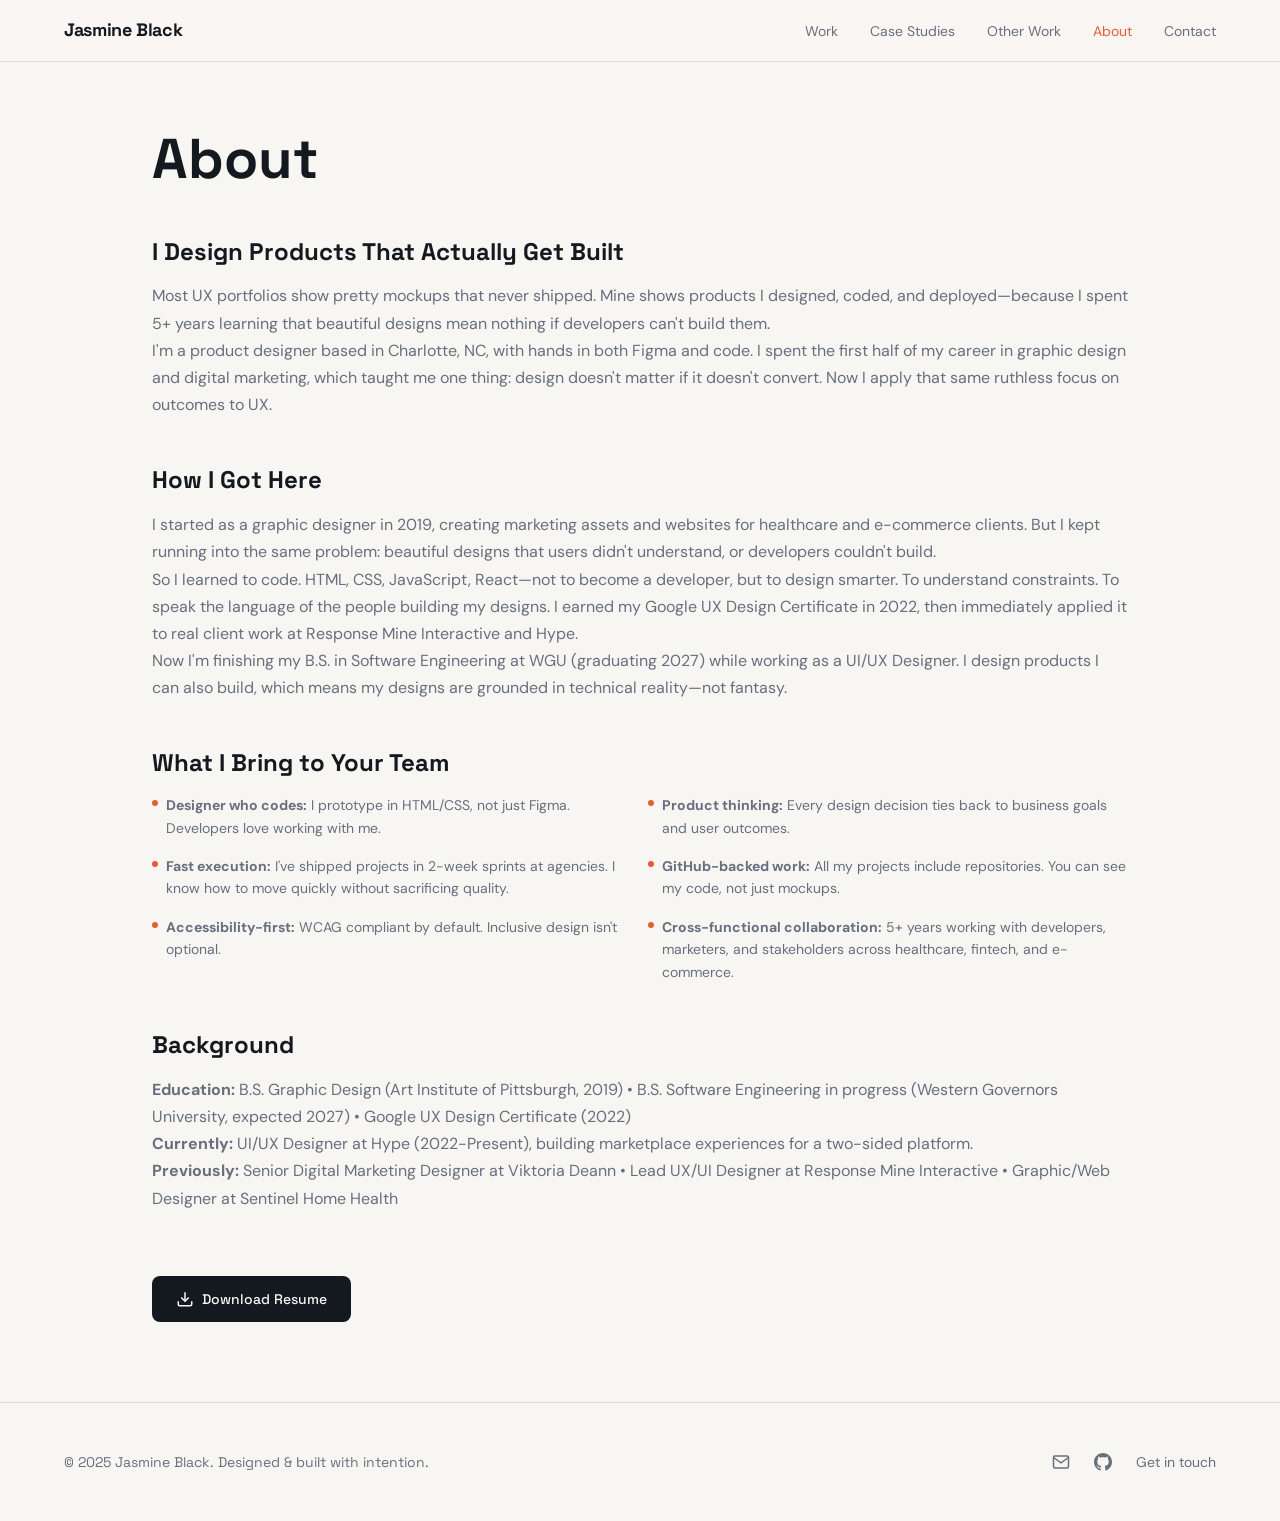
<file: pages/about.html>
<!DOCTYPE html>
<html lang="en">
<head>
  <meta charset="UTF-8">
  <meta name="viewport" content="width=device-width, initial-scale=1.0">
  <meta name="description" content="About Jasmine Black - UX & Product Designer">
  <title>About | Jasmine Black</title>
  
  <link rel="stylesheet" href="../css/styles.css">
  <link rel="stylesheet" href="../css/pages.css">
  <link rel="icon" type="image/png" href="data:image/svg+xml,<svg xmlns='http://www.w3.org/2000/svg' viewBox='0 0 100 100'><text y='0.9em' font-size='90'>💼</text></svg>">
</head>
<body>
  <!-- SVG Icons -->
  <svg style="display: none;">
    <symbol id="icon-menu" viewBox="0 0 24 24" fill="none" stroke="currentColor" stroke-width="2">
      <line x1="3" y1="12" x2="21" y2="12"></line>
      <line x1="3" y1="6" x2="21" y2="6"></line>
      <line x1="3" y1="18" x2="21" y2="18"></line>
    </symbol>
    <symbol id="icon-x" viewBox="0 0 24 24" fill="none" stroke="currentColor" stroke-width="2">
      <line x1="18" y1="6" x2="6" y2="18"></line>
      <line x1="6" y1="6" x2="18" y2="18"></line>
    </symbol>
    <symbol id="icon-download" viewBox="0 0 24 24" fill="none" stroke="currentColor" stroke-width="2">
      <path d="M21 15v4a2 2 0 0 1-2 2H5a2 2 0 0 1-2-2v-4"></path>
      <polyline points="7 10 12 15 17 10"></polyline>
      <line x1="12" y1="15" x2="12" y2="3"></line>
    </symbol>
    <symbol id="icon-mail" viewBox="0 0 24 24" fill="none" stroke="currentColor" stroke-width="2">
      <path d="M4 4h16c1.1 0 2 .9 2 2v12c0 1.1-.9 2-2 2H4c-1.1 0-2-.9-2-2V6c0-1.1.9-2 2-2z"></path>
      <polyline points="22,6 12,13 2,6"></polyline>
    </symbol>
    <symbol id="icon-github" viewBox="0 0 24 24" fill="currentColor">
      <path d="M12 0c-6.626 0-12 5.373-12 12 0 5.302 3.438 9.8 8.207 11.387.599.111.793-.261.793-.577v-2.234c-3.338.726-4.033-1.416-4.033-1.416-.546-1.387-1.333-1.756-1.333-1.756-1.089-.745.083-.729.083-.729 1.205.084 1.839 1.237 1.839 1.237 1.07 1.834 2.807 1.304 3.492.997.107-.775.418-1.305.762-1.604-2.665-.305-5.467-1.334-5.467-5.931 0-1.311.469-2.381 1.236-3.221-.124-.303-.535-1.524.117-3.176 0 0 1.008-.322 3.301 1.23.957-.266 1.983-.399 3.003-.404 1.02.005 2.047.138 3.006.404 2.291-1.552 3.297-1.23 3.297-1.23.653 1.653.242 2.874.118 3.176.77.84 1.235 1.911 1.235 3.221 0 4.609-2.807 5.624-5.479 5.921.43.372.823 1.102.823 2.222v3.293c0 .319.192.694.801.576 4.765-1.589 8.199-6.086 8.199-11.386 0-6.627-5.373-12-12-12z"/>
    </symbol>
  </svg>

  <!-- Navigation -->
  <nav class="navbar">
    <div class="navbar-container">
      <a href="../index.html" class="navbar-logo">Jasmine Black</a>
      
      <ul class="navbar-menu">
        <li><a href="../index.html" class="navbar-link">Work</a></li>
        <li><a href="case-studies.html" class="navbar-link">Case Studies</a></li>
        <li><a href="other-work.html" class="navbar-link">Other Work</a></li>
        <li><a href="about.html" class="navbar-link">About</a></li>
        <li><a href="contact.html" class="navbar-link">Contact</a></li>
      </ul>
      
      <button class="menu-toggle" aria-label="Toggle menu">
        <svg width="24" height="24"><use href="#icon-menu"></use></svg>
      </button>
    </div>
    
    <div class="mobile-menu">
      <ul class="mobile-menu-list">
        <li><a href="../index.html" class="navbar-link">Work</a></li>
        <li><a href="case-studies.html" class="navbar-link">Case Studies</a></li>
        <li><a href="other-work.html" class="navbar-link">Other Work</a></li>
        <li><a href="about.html" class="navbar-link">About</a></li>
        <li><a href="contact.html" class="navbar-link">Contact</a></li>
      </ul>
    </div>
  </nav>

  <!-- Main Content -->
  <main>
    <div class="about-content">
      <h1 class="hero-title">About</h1>
      
      <div class="about-section">
        <h2>I Design Products That Actually Get Built</h2>
        <p>
        Most UX portfolios show pretty mockups that never shipped. Mine shows products I designed, coded, and deployed—because I spent 5+ years learning that beautiful designs mean nothing if developers can't build them.
        </p>
        <p>
I'm a product designer based in Charlotte, NC, with hands in both Figma and code. I spent the first half of my career in graphic design and digital marketing, which taught me one thing: design doesn't matter if it doesn't convert. Now I apply that same ruthless focus on outcomes to UX.
</p>
      </div>
      
      <div class="about-section">
        <h2>How I Got Here</h2>
     <p>
I started as a graphic designer in 2019, creating marketing assets and websites for healthcare and e-commerce clients. But I kept running into the same problem: beautiful designs that users didn't understand, or developers couldn't build.
</p>

<p>
So I learned to code. HTML, CSS, JavaScript, React—not to become a developer, but to design smarter. To understand constraints. To speak the language of the people building my designs. I earned my Google UX Design Certificate in 2022, then immediately applied it to real client work at Response Mine Interactive and Hype.
</p>

<p>
Now I'm finishing my B.S. in Software Engineering at WGU (graduating 2027) while working as a UI/UX Designer. I design products I can also build, which means my designs are grounded in technical reality—not fantasy.
</p>

      </div>
      
      <div class="about-section">
        <h2>What I Bring to Your Team</h2>
        <div class="about-grid">
          <div class="about-item">
            <span class="about-bullet"></span>
            <span><strong>Designer who codes:</strong> I prototype in HTML/CSS, not just Figma. Developers love working with me.</span>
  </div>
          <div class="about-item">
            <span class="about-bullet"></span>
            <span><strong>Product thinking:</strong> Every design decision ties back to business goals and user outcomes.</span>
  </div>
          <div class="about-item">
            <span class="about-bullet"></span>
            <span><strong>Fast execution:</strong> I've shipped projects in 2-week sprints at agencies. I know how to move quickly without sacrificing quality.</span>
  </div>
          <div class="about-item">
            <span class="about-bullet"></span>
            <span><strong>GitHub-backed work:</strong> All my projects include repositories. You can see my code, not just mockups.</span>
  </div>
          <div class="about-item">
            <span class="about-bullet"></span>
            <span><strong>Accessibility-first:</strong> WCAG compliant by default. Inclusive design isn't optional.</span>
  </div>
          <div class="about-item">
            <span class="about-bullet"></span>
            <span><strong>Cross-functional collaboration:</strong> 5+ years working with developers, marketers, and stakeholders across healthcare, fintech, and e-commerce.</span>
  </div>

        </div>
      </div>
      <div class="about-section">
<h2>Background</h2>
<p>
<strong>Education:</strong> B.S. Graphic Design (Art Institute of Pittsburgh, 2019) • B.S. Software Engineering in progress (Western Governors University, expected 2027) • Google UX Design Certificate (2022)
</p>

<p>
<strong>Currently:</strong> UI/UX Designer at Hype (2022-Present), building marketplace experiences for a two-sided platform.
</p>

<p>
<strong>Previously:</strong> Senior Digital Marketing Designer at Viktoria Deann • Lead UX/UI Designer at Response Mine Interactive • Graphic/Web Designer at Sentinel Home Health
</p></div>



      <div class="about-section download-section">
        <a href="../assets/Jasmine_Black_Resume.pdf" download class="btn btn-primary">
          <svg class="icon" width="16" height="16"><use href="#icon-download"></use></svg>
          Download Resume
        </a>
      </div>
    </div>
  </main>

  <!-- Footer -->
  <footer class="footer">
    <div class="footer-content">
      <div class="footer-text">
        © 2025 Jasmine Black. Designed & built with intention.
      </div>
      
      <div class="footer-links">
        <a href="mailto:jazzblackartist@gmail.com" class="footer-icon" aria-label="Email">
          <svg class="icon" width="18" height="18"><use href="#icon-mail"></use></svg>
        </a>
        <a href="https://github.com/jasmineblackdev" target="_blank" rel="noopener noreferrer" class="footer-icon" aria-label="GitHub">
          <svg class="icon" width="18" height="18"><use href="#icon-github"></use></svg>
        </a>
        <a href="contact.html" class="footer-link">Get in touch</a>
      </div>
    </div>
  </footer>

  <script src="../js/main.js"></script>
</body>
</html>
</file>
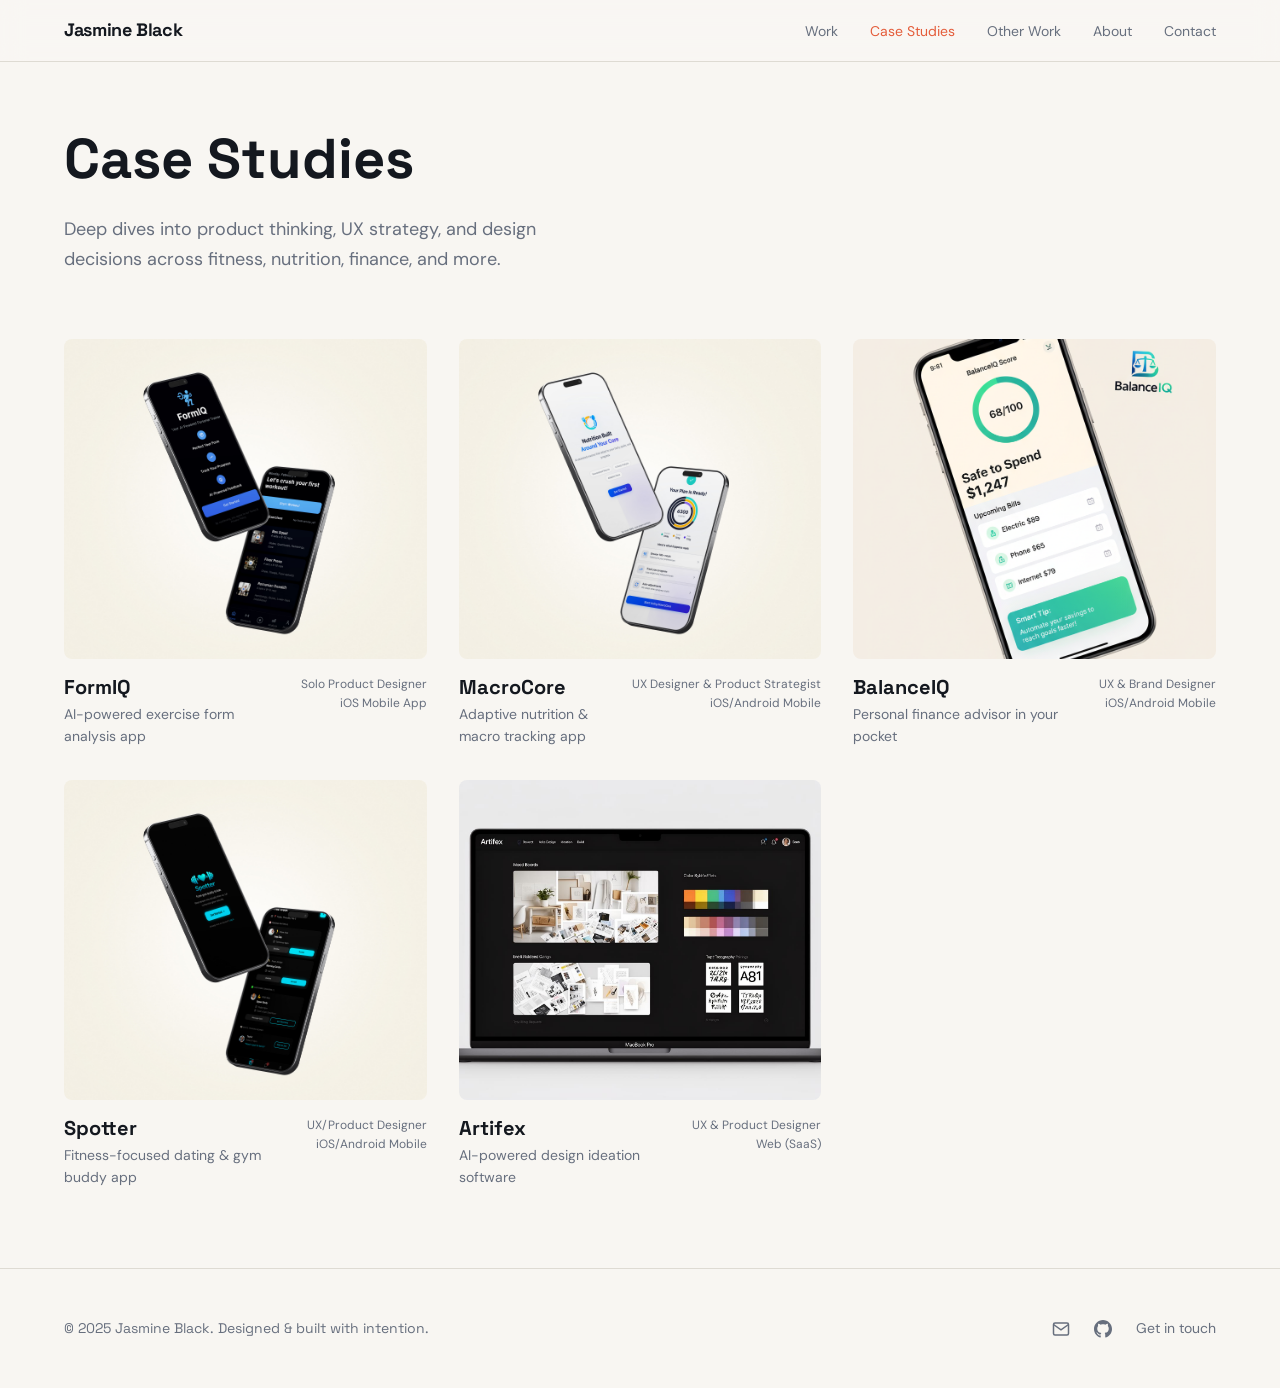
<file: pages/case-studies.html>
<!DOCTYPE html>
<html lang="en">
<head>
  <meta charset="UTF-8">
  <meta name="viewport" content="width=device-width, initial-scale=1.0">
  <meta name="description" content="Case Studies - Deep dives into product thinking, UX strategy, and design decisions.">
  <title>Case Studies | Jasmine Black</title>
  
  <link rel="stylesheet" href="../css/styles.css">
  <link rel="stylesheet" href="../css/pages.css">
  <link rel="icon" type="image/png" href="data:image/svg+xml,<svg xmlns='http://www.w3.org/2000/svg' viewBox='0 0 100 100'><text y='0.9em' font-size='90'>💼</text></svg>">
</head>
<body>
  <!-- SVG Icons -->
  <svg style="display: none;">
    <symbol id="icon-menu" viewBox="0 0 24 24" fill="none" stroke="currentColor" stroke-width="2">
      <line x1="3" y1="12" x2="21" y2="12"></line>
      <line x1="3" y1="6" x2="21" y2="6"></line>
      <line x1="3" y1="18" x2="21" y2="18"></line>
    </symbol>
    <symbol id="icon-x" viewBox="0 0 24 24" fill="none" stroke="currentColor" stroke-width="2">
      <line x1="18" y1="6" x2="6" y2="18"></line>
      <line x1="6" y1="6" x2="18" y2="18"></line>
    </symbol>
    <symbol id="icon-mail" viewBox="0 0 24 24" fill="none" stroke="currentColor" stroke-width="2">
      <path d="M4 4h16c1.1 0 2 .9 2 2v12c0 1.1-.9 2-2 2H4c-1.1 0-2-.9-2-2V6c0-1.1.9-2 2-2z"></path>
      <polyline points="22,6 12,13 2,6"></polyline>
    </symbol>
    <symbol id="icon-github" viewBox="0 0 24 24" fill="currentColor">
      <path d="M12 0c-6.626 0-12 5.373-12 12 0 5.302 3.438 9.8 8.207 11.387.599.111.793-.261.793-.577v-2.234c-3.338.726-4.033-1.416-4.033-1.416-.546-1.387-1.333-1.756-1.333-1.756-1.089-.745.083-.729.083-.729 1.205.084 1.839 1.237 1.839 1.237 1.07 1.834 2.807 1.304 3.492.997.107-.775.418-1.305.762-1.604-2.665-.305-5.467-1.334-5.467-5.931 0-1.311.469-2.381 1.236-3.221-.124-.303-.535-1.524.117-3.176 0 0 1.008-.322 3.301 1.23.957-.266 1.983-.399 3.003-.404 1.02.005 2.047.138 3.006.404 2.291-1.552 3.297-1.23 3.297-1.23.653 1.653.242 2.874.118 3.176.77.84 1.235 1.911 1.235 3.221 0 4.609-2.807 5.624-5.479 5.921.43.372.823 1.102.823 2.222v3.293c0 .319.192.694.801.576 4.765-1.589 8.199-6.086 8.199-11.386 0-6.627-5.373-12-12-12z"/>
    </symbol>
  </svg>

  <!-- Navigation -->
  <nav class="navbar">
    <div class="navbar-container">
      <a href="../index.html" class="navbar-logo">Jasmine Black</a>
      
      <ul class="navbar-menu">
        <li><a href="../index.html" class="navbar-link">Work</a></li>
        <li><a href="case-studies.html" class="navbar-link">Case Studies</a></li>
        <li><a href="other-work.html" class="navbar-link">Other Work</a></li>
        <li><a href="about.html" class="navbar-link">About</a></li>
        <li><a href="contact.html" class="navbar-link">Contact</a></li>
      </ul>
      
      <button class="menu-toggle" aria-label="Toggle menu">
        <svg width="24" height="24"><use href="#icon-menu"></use></svg>
      </button>
    </div>
    
    <div class="mobile-menu">
      <ul class="mobile-menu-list">
        <li><a href="../index.html" class="navbar-link">Work</a></li>
        <li><a href="case-studies.html" class="navbar-link">Case Studies</a></li>
        <li><a href="other-work.html" class="navbar-link">Other Work</a></li>
        <li><a href="about.html" class="navbar-link">About</a></li>
        <li><a href="contact.html" class="navbar-link">Contact</a></li>
      </ul>
    </div>
  </nav>

  <!-- Main Content -->
  <main>
    <div class="container" style="padding-top: 8rem; padding-bottom: 5rem;">
      <div class="hero-content">
        <h1 class="hero-title">Case Studies</h1>
        <p class="hero-description">
          Deep dives into product thinking, UX strategy, and design decisions across fitness, nutrition, finance, and more.
        </p>
      </div>
      
      <div class="card-grid" id="case-studies-grid" style="margin-top: 4rem;">
        <!-- Case studies loaded by JavaScript -->
      </div>
    </div>
  </main>

  <!-- Footer -->
  <footer class="footer">
    <div class="footer-content">
      <div class="footer-text">
        © 2025 Jasmine Black. Designed & built with intention.
      </div>
      
      <div class="footer-links">
        <a href="mailto:jazzblackartist@gmail.com" class="footer-icon" aria-label="Email">
          <svg class="icon" width="18" height="18"><use href="#icon-mail"></use></svg>
        </a>
        <a href="https://github.com/jasmineblackdev" target="_blank" rel="noopener noreferrer" class="footer-icon" aria-label="GitHub">
          <svg class="icon" width="18" height="18"><use href="#icon-github"></use></svg>
        </a>
        <a href="contact.html" class="footer-link">Get in touch</a>
      </div>
    </div>
  </footer>

  <script src="../js/case-studies-data.js"></script>
  <script>
    // Load all case studies
    const grid = document.getElementById('case-studies-grid');
    if (grid && typeof caseStudies !== 'undefined') {
      caseStudies.forEach((cs, index) => {
        const card = document.createElement('div');
        card.className = 'case-study-card';
        card.innerHTML = `
          <a href="case-study.html?slug=${cs.slug}">
            <div class="card-image-wrapper">
              <img src="../${cs.image}" alt="${cs.title}" class="card-image" loading="lazy">
            </div>
            <div class="card-content">
              <div class="card-info">
                <h3>${cs.title}</h3>
                <p>${cs.subtitle}</p>
              </div>
              <div class="card-meta">
                <p>${cs.role}</p>
                <p>${cs.platform}</p>
              </div>
            </div>
          </a>
        `;
        grid.appendChild(card);
      });
    }
  </script>
  <script src="../js/main.js"></script>
</body>
</html>
</file>
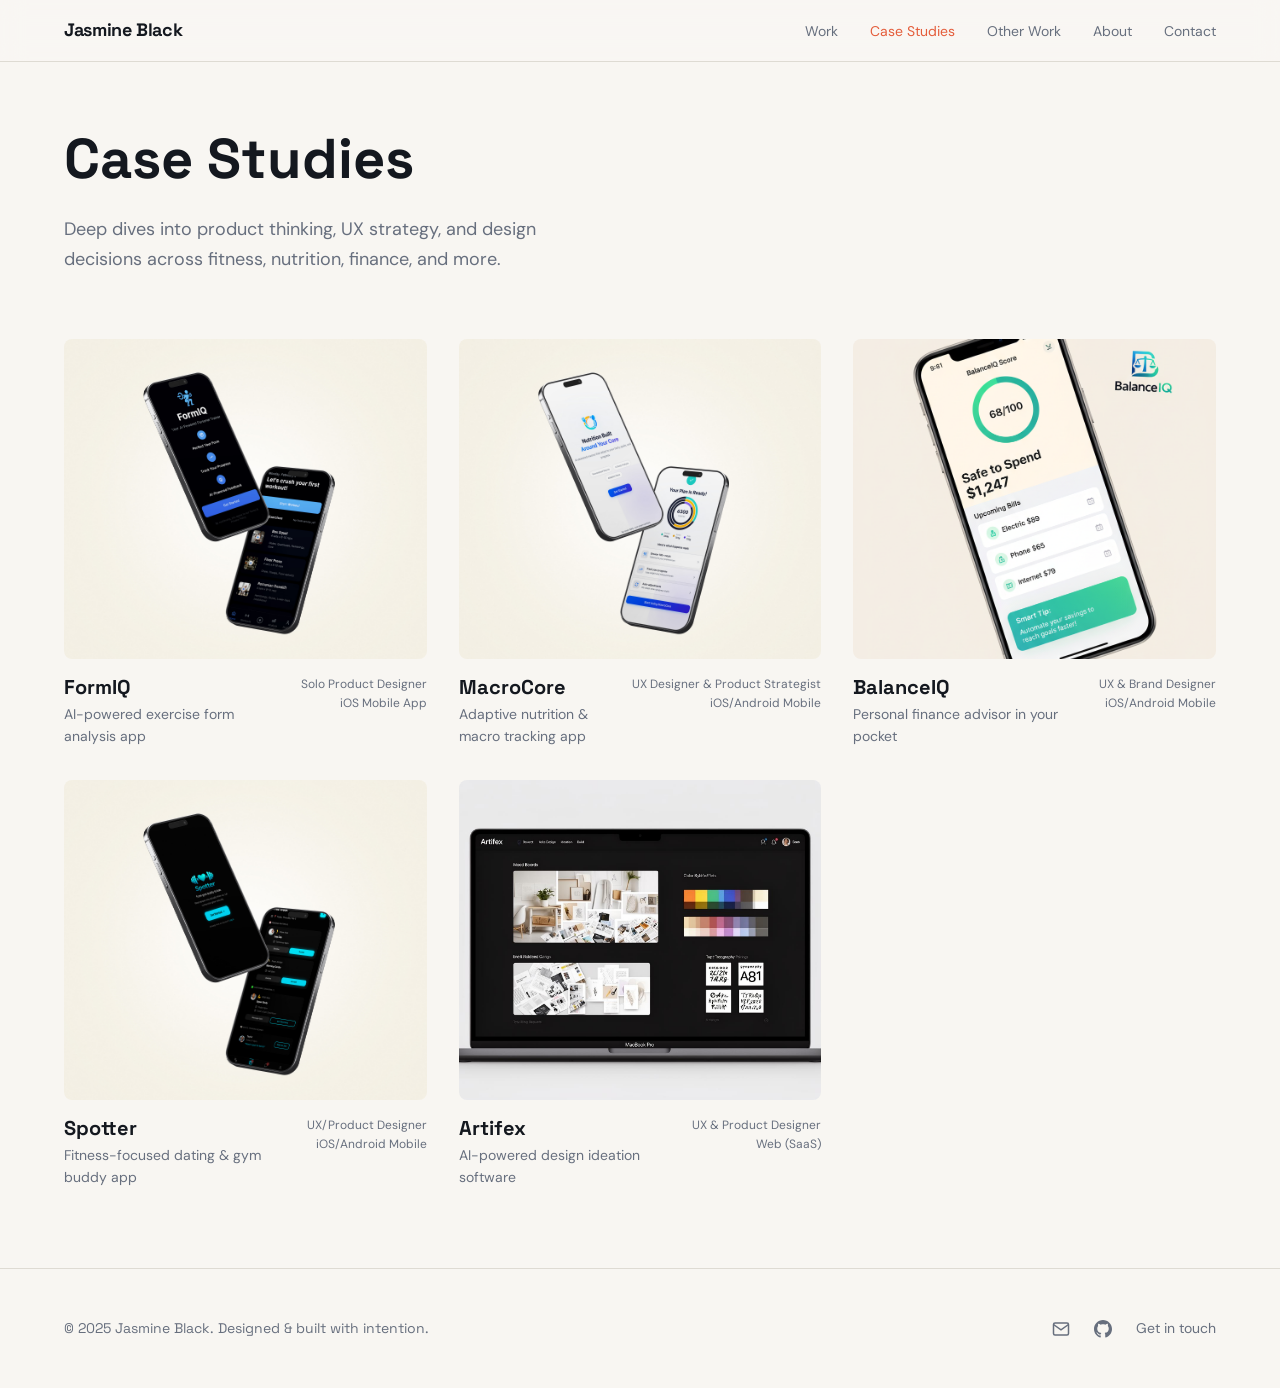
<file: pages/case-study.html>
<!DOCTYPE html>
<html lang="en">
<head>
  <meta charset="UTF-8">
  <meta name="viewport" content="width=device-width, initial-scale=1.0">
  <meta name="description" content="Case Study Details">
  <title id="page-title">Case Study | Jasmine Black</title>
  
  <link rel="stylesheet" href="../css/styles.css">
  <link rel="stylesheet" href="../css/pages.css">
  <link rel="icon" type="image/png" href="data:image/svg+xml,<svg xmlns='http://www.w3.org/2000/svg' viewBox='0 0 100 100'><text y='0.9em' font-size='90'>💼</text></svg>">
  
  <style>
    .portfolio-badge {
      display: inline-block;
      padding: 0.5rem 1rem;
      background-color: hsl(12, 76%, 96%);
      color: var(--accent);
      border-radius: var(--radius);
      font-size: 0.875rem;
      font-weight: 500;
      margin-bottom: 1.5rem;
    }
    
    .case-meta-grid {
      display: grid;
      grid-template-columns: repeat(auto-fit, minmax(200px, 1fr));
      gap: 1rem;
      margin-top: 1.5rem;
      padding: 1.5rem;
      background-color: var(--secondary);
      border-radius: var(--radius);
    }
    
    .meta-item {
      display: flex;
      flex-direction: column;
      gap: 0.25rem;
    }
    
    .meta-label {
      font-size: 0.75rem;
      text-transform: uppercase;
      letter-spacing: 0.05em;
      color: var(--muted-foreground);
      font-weight: 600;
    }
    
    .meta-value {
      font-size: 0.875rem;
      color: var(--foreground);
    }
    
    .highlight-box {
      padding: 1.5rem;
      background-color: var(--card);
      border-left: 4px solid var(--accent);
      border-radius: var(--radius);
      margin: 2rem 0;
    }
    
    .highlight-box strong {
      color: var(--accent);
      display: block;
      margin-bottom: 0.5rem;
    }
    
    .decision-card {
      padding: 1.5rem;
      background-color: var(--card);
      border: 1px solid var(--border);
      border-radius: var(--radius);
      margin-bottom: 1.5rem;
    }
    
    .decision-card h3 {
      font-size: 1.125rem;
      margin-bottom: 1rem;
      color: var(--foreground);
    }
    
    .decision-row {
      display: grid;
      grid-template-columns: 1fr;
      gap: 1rem;
      margin-bottom: 1rem;
    }
    
    @media (min-width: 768px) {
      .decision-row {
        grid-template-columns: 1fr 1fr;
      }
    }
    
    .decision-initial {
      padding: 1rem;
      background-color: hsl(0, 70%, 97%);
      border-radius: var(--radius);
    }
    
    .decision-final {
      padding: 1rem;
      background-color: hsl(120, 60%, 97%);
      border-radius: var(--radius);
    }
    
    .decision-label {
      font-size: 0.75rem;
      font-weight: 600;
      text-transform: uppercase;
      letter-spacing: 0.05em;
      margin-bottom: 0.5rem;
    }
    
    .decision-initial .decision-label {
      color: hsl(0, 70%, 40%);
    }
    
    .decision-final .decision-label {
      color: hsl(120, 60%, 30%);
    }
    
    .decision-reasoning {
      font-size: 0.875rem;
      color: var(--muted-foreground);
      font-style: italic;
      margin-top: 1rem;
    }
  </style>
</head>
<body>
  <!-- SVG Icons -->
  <svg style="display: none;">
    <symbol id="icon-menu" viewBox="0 0 24 24" fill="none" stroke="currentColor" stroke-width="2">
      <line x1="3" y1="12" x2="21" y2="12"></line>
      <line x1="3" y1="6" x2="21" y2="6"></line>
      <line x1="3" y1="18" x2="21" y2="18"></line>
    </symbol>
    <symbol id="icon-x" viewBox="0 0 24 24" fill="none" stroke="currentColor" stroke-width="2">
      <line x1="18" y1="6" x2="6" y2="18"></line>
      <line x1="6" y1="6" x2="18" y2="18"></line>
    </symbol>
    <symbol id="icon-arrow-left" viewBox="0 0 24 24" fill="none" stroke="currentColor" stroke-width="2">
      <line x1="19" y1="12" x2="5" y2="12"></line>
      <polyline points="12 19 5 12 12 5"></polyline>
    </symbol>
    <symbol id="icon-arrow-right" viewBox="0 0 24 24" fill="none" stroke="currentColor" stroke-width="2">
      <line x1="5" y1="12" x2="19" y2="12"></line>
      <polyline points="12 5 19 12 12 19"></polyline>
    </symbol>
    <symbol id="icon-mail" viewBox="0 0 24 24" fill="none" stroke="currentColor" stroke-width="2">
      <path d="M4 4h16c1.1 0 2 .9 2 2v12c0 1.1-.9 2-2 2H4c-1.1 0-2-.9-2-2V6c0-1.1.9-2 2-2z"></path>
      <polyline points="22,6 12,13 2,6"></polyline>
    </symbol>
    <symbol id="icon-github" viewBox="0 0 24 24" fill="currentColor">
      <path d="M12 0c-6.626 0-12 5.373-12 12 0 5.302 3.438 9.8 8.207 11.387.599.111.793-.261.793-.577v-2.234c-3.338.726-4.033-1.416-4.033-1.416-.546-1.387-1.333-1.756-1.333-1.756-1.089-.745.083-.729.083-.729 1.205.084 1.839 1.237 1.839 1.237 1.07 1.834 2.807 1.304 3.492.997.107-.775.418-1.305.762-1.604-2.665-.305-5.467-1.334-5.467-5.931 0-1.311.469-2.381 1.236-3.221-.124-.303-.535-1.524.117-3.176 0 0 1.008-.322 3.301 1.23.957-.266 1.983-.399 3.003-.404 1.02.005 2.047.138 3.006.404 2.291-1.552 3.297-1.23 3.297-1.23.653 1.653.242 2.874.118 3.176.77.84 1.235 1.911 1.235 3.221 0 4.609-2.807 5.624-5.479 5.921.43.372.823 1.102.823 2.222v3.293c0 .319.192.694.801.576 4.765-1.589 8.199-6.086 8.199-11.386 0-6.627-5.373-12-12-12z"/>
    </symbol>
    <symbol id="icon-lightbulb" viewBox="0 0 24 24" fill="none" stroke="currentColor" stroke-width="2">
      <path d="M9 18h6"></path>
      <path d="M10 22h4"></path>
      <path d="M15.09 14c.18-.98.65-1.74 1.41-2.5A4.65 4.65 0 0 0 18 8 6 6 0 0 0 6 8c0 1 .23 2.23 1.5 3.5A4.61 4.61 0 0 1 8.91 14"></path>
    </symbol>
  </svg>

  <!-- Navigation -->
  <nav class="navbar">
    <div class="navbar-container">
      <a href="../index.html" class="navbar-logo">Jasmine Black</a>
      
      <ul class="navbar-menu">
        <li><a href="../index.html" class="navbar-link">Work</a></li>
        <li><a href="case-studies.html" class="navbar-link">Case Studies</a></li>
        <li><a href="other-work.html" class="navbar-link">Other Work</a></li>
        <li><a href="about.html" class="navbar-link">About</a></li>
        <li><a href="contact.html" class="navbar-link">Contact</a></li>
      </ul>
      
      <button class="menu-toggle" aria-label="Toggle menu">
        <svg width="24" height="24"><use href="#icon-menu"></use></svg>
      </button>
    </div>
    
    <div class="mobile-menu">
      <ul class="mobile-menu-list">
        <li><a href="../index.html" class="navbar-link">Work</a></li>
        <li><a href="case-studies.html" class="navbar-link">Case Studies</a></li>
        <li><a href="other-work.html" class="navbar-link">Other Work</a></li>
        <li><a href="about.html" class="navbar-link">About</a></li>
        <li><a href="contact.html" class="navbar-link">Contact</a></li>
      </ul>
    </div>
  </nav>

  <!-- Case Study Header -->
  <section class="case-study-hero">
    <div class="container">
      <a href="case-studies.html" class="back-link">
        <svg class="icon" width="14" height="14"><use href="#icon-arrow-left"></use></svg>
        All Case Studies
      </a>
      
      <div class="case-study-header" id="case-header">
        <!-- Content loaded by JavaScript -->
      </div>
    </div>
  </section>

  <!-- Case Study Image -->
  <div class="case-study-image-container" id="case-image">
    <!-- Image loaded by JavaScript -->
  </div>

  <!-- Case Study Content -->
  <div class="case-study-content" id="case-content">
    <!-- Content loaded by JavaScript -->
  </div>

  <!-- Footer -->
  <footer class="footer">
    <div class="footer-content">
      <div class="footer-text">
        © 2025 Jasmine Black. Designed & built with intention.
      </div>
      
      <div class="footer-links">
        <a href="mailto:jazzblackartist@gmail.com" class="footer-icon" aria-label="Email">
          <svg class="icon" width="18" height="18"><use href="#icon-mail"></use></svg>
        </a>
        <a href="https://github.com/jasmineblackdev" target="_blank" rel="noopener noreferrer" class="footer-icon" aria-label="GitHub">
          <svg class="icon" width="18" height="18"><use href="#icon-github"></use></svg>
        </a>
        <a href="contact.html" class="footer-link">Get in touch</a>
      </div>
    </div>
  </footer>

  <script src="../js/case-studies-data.js"></script>
  <script>
    // Get slug from URL
    const urlParams = new URLSearchParams(window.location.search);
    const slug = urlParams.get('slug');
    
    if (!slug) {
      window.location.href = 'case-studies.html';
    } else {
      const study = getCaseStudyBySlug(slug);
      
      if (!study) {
        window.location.href = 'case-studies.html';
      } else {
        // Update page title
        document.getElementById('page-title').textContent = `${study.title} | Jasmine Black`;
        
        // Render header
        const header = document.getElementById('case-header');
        let headerHTML = '';
        
        if (study.isPortfolioProject) {
          headerHTML += `
            <div class="portfolio-badge">
              <svg style="width: 16px; height: 16px; display: inline-block; vertical-align: middle; margin-right: 4px;" fill="none" stroke="currentColor" stroke-width="2"><use href="#icon-lightbulb"></use></svg>
              Portfolio Project | Built to demonstrate UX process & product thinking
            </div>
          `;
        }
        
        headerHTML += `
          <h1>${study.title}</h1>
          <p class="case-study-tagline">${study.tagline}</p>
          <div class="case-meta-grid">
            <div class="meta-item">
              <span class="meta-label">Role</span>
              <span class="meta-value">${study.role}</span>
            </div>
            <div class="meta-item">
              <span class="meta-label">Platform</span>
              <span class="meta-value">${study.platform}</span>
            </div>
        `;
        
        if (study.timeline) {
          headerHTML += `
            <div class="meta-item">
              <span class="meta-label">Timeline</span>
              <span class="meta-value">${study.timeline}</span>
            </div>
          `;
        }
        
        if (study.tools) {
          headerHTML += `
            <div class="meta-item">
              <span class="meta-label">Tools</span>
              <span class="meta-value">${study.tools}</span>
            </div>
          `;
        }
        
        headerHTML += `</div>`;
        header.innerHTML = headerHTML;
        
        // Render image
        const imageContainer = document.getElementById('case-image');
        imageContainer.innerHTML = `<img src="../${study.image}" alt="${study.title}" loading="lazy">`;
        
        // Render content
        const content = document.getElementById('case-content');
        let contentHTML = '';
        
        // Context (if available)
        if (study.context) {
          contentHTML += `
            <div class="highlight-box">
              <strong>Context & Market Opportunity</strong>
              <p>${study.context}</p>
            </div>
          `;
        }
        
        // Problem
        contentHTML += `
          <div class="content-section">
            <h2>The Problem</h2>
            <p>${study.problem}</p>
          `;
        
        if (study.targetUser) {
          contentHTML += `<p><strong>Target User:</strong> ${study.targetUser}</p>`;
        }
        
        contentHTML += `</div>`;
        
        // User Research (if available)
        if (study.userResearch || study.competitiveAnalysis || study.keyInsight) {
          contentHTML += `<div class="content-section"><h2>Research & Discovery</h2>`;
          
          if (study.competitiveAnalysis) {
            contentHTML += `<p><strong>Competitive Analysis:</strong> ${study.competitiveAnalysis}</p>`;
          }
          
          if (study.userResearch) {
            contentHTML += `<p><strong>User Research Findings:</strong></p><ul class="content-list">`;
            study.userResearch.forEach(item => {
              contentHTML += `<li><span class="list-bullet"></span>${item}</li>`;
            });
            contentHTML += `</ul>`;
          }
          
          if (study.keyInsight) {
            contentHTML += `
              <div class="highlight-box" style="margin-top: 1.5rem;">
                <strong>Key Insight</strong>
                <p>${study.keyInsight}</p>
              </div>
            `;
          }
          
          contentHTML += `</div>`;
        }
        
        // Goal
        contentHTML += `
          <div class="content-section">
            <h2>Project Goal</h2>
            <p>${study.goal}</p>
        `;
        
        if (study.designGoals) {
          contentHTML += `<p><strong>Design Goals:</strong></p><ul class="content-list">`;
          study.designGoals.forEach(item => {
            contentHTML += `<li><span class="list-bullet"></span>${item}</li>`;
          });
          contentHTML += `</ul>`;
        }
        
        if (study.constraints) {
          contentHTML += `<p><strong>Constraints:</strong></p><ul class="content-list">`;
          study.constraints.forEach(item => {
            contentHTML += `<li><span class="list-bullet"></span>${item}</li>`;
          });
          contentHTML += `</ul>`;
        }
        
        contentHTML += `</div>`;
        
        // Solution
        contentHTML += `
          <div class="content-section">
            <h2>The Solution</h2>
            <p>${study.solution}</p>
          </div>
        `;
        
        // UX Process
        contentHTML += `
          <div class="content-section">
            <h2>UX Process</h2>
            <ul class="content-list">
        `;
        
        study.process.forEach(item => {
          contentHTML += `<li><span class="list-bullet"></span>${item}</li>`;
        });
        
        contentHTML += `</ul></div>`;
        
        // Key Design Decisions
        contentHTML += `<div class="content-section"><h2>Key Design Decisions</h2>`;
        
        if (Array.isArray(study.decisions) && study.decisions.length > 0 && typeof study.decisions[0] === 'object') {
          // New format with detailed decisions
          study.decisions.forEach(decision => {
            contentHTML += `
              <div class="decision-card">
                <h3>${decision.title}</h3>
                <div class="decision-row">
                  <div class="decision-initial">
                    <div class="decision-label">❌ Initial Approach</div>
                    <p>${decision.initial}</p>
                  </div>
                  <div class="decision-final">
                    <div class="decision-label">✅ Final Solution</div>
                    <p>${decision.final}</p>
                  </div>
                </div>
                <div class="decision-reasoning">
                  <strong>Why:</strong> ${decision.reasoning}
                </div>
              </div>
            `;
          });
        } else {
          // Old format - simple list
          contentHTML += `<ul class="content-list">`;
          study.decisions.forEach(item => {
            contentHTML += `<li><span class="list-bullet"></span>${item}</li>`;
          });
          contentHTML += `</ul>`;
        }
        
        contentHTML += `</div>`;
        
        // Design System (if available)
        if (study.designSystem) {
          contentHTML += `
            <div class="content-section">
              <h2>Design System</h2>
              <ul class="content-list">
          `;
          study.designSystem.forEach(item => {
            contentHTML += `<li><span class="list-bullet"></span>${item}</li>`;
          });
          contentHTML += `</ul></div>`;
        }
        
        // What I'd Do Differently (if available)
        if (study.whatIdDoDifferently) {
          contentHTML += `
            <div class="content-section">
              <h2>What I'd Do Differently</h2>
              <ul class="content-list">
          `;
          study.whatIdDoDifferently.forEach(item => {
            contentHTML += `<li><span class="list-bullet"></span>${item}</li>`;
          });
          contentHTML += `</ul></div>`;
        }
        
        // Outcome
        contentHTML += `
          <div class="content-section">
            <h2>Outcomes & Impact</h2>
            <p>${study.outcome}</p>
        `;
        
        if (study.portfolioValue) {
          contentHTML += `
            <div class="highlight-box" style="margin-top: 1.5rem;">
              <strong>Portfolio Value</strong>
              <p>${study.portfolioValue}</p>
            </div>
          `;
        }
        
        if (study.learnings) {
          contentHTML += `<p><strong>Key Learning:</strong> ${study.learnings}</p>`;
        }
        
        if (study.deliverables) {
          contentHTML += `<p><strong>Deliverables:</strong></p><ul class="content-list">`;
          study.deliverables.forEach(item => {
            contentHTML += `<li><span class="list-bullet"></span>${item}</li>`;
          });
          contentHTML += `</ul>`;
        }
        
        contentHTML += `</div>`;
        
        // Next case study
        const nextStudy = getNextCaseStudy(slug);
        contentHTML += `
          <div class="next-case-study">
            <a href="case-study.html?slug=${nextStudy.slug}" class="next-case-study-link">
              <div>
                <p class="next-case-label">Next Case Study</p>
                <p class="next-case-title">${nextStudy.title}</p>
              </div>
              <svg class="next-arrow" width="20" height="20"><use href="#icon-arrow-right"></use></svg>
            </a>
          </div>
        `;
        
        content.innerHTML = contentHTML;
      }
    }
  </script>
  <script src="../js/main.js"></script>
</body>
</html>
</file>
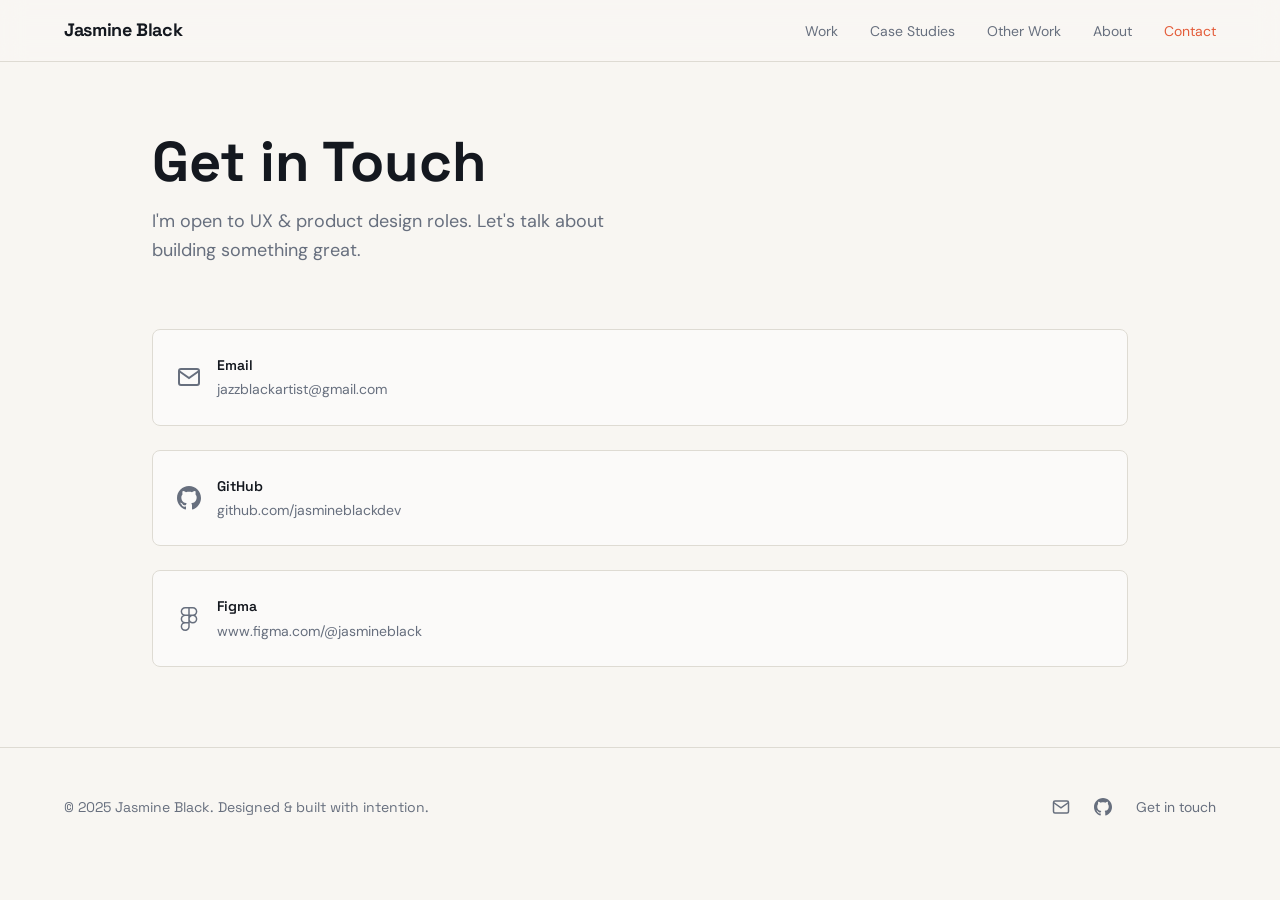
<file: pages/contact.html>
<!DOCTYPE html>
<html lang="en">
<head>
  <meta charset="UTF-8">
  <meta name="viewport" content="width=device-width, initial-scale=1.0">
  <meta name="description" content="Contact Jasmine Black - Get in touch about UX & Product Design roles.">
  <title>Contact | Jasmine Black</title>
  
  <link rel="stylesheet" href="../css/styles.css">
  <link rel="stylesheet" href="../css/pages.css">
  <link rel="icon" type="image/png" href="data:image/svg+xml,<svg xmlns='http://www.w3.org/2000/svg' viewBox='0 0 100 100'><text y='0.9em' font-size='90'>💼</text></svg>">
</head>
<body>
  <!-- SVG Icons -->
  <svg style="display: none;">
    <symbol id="icon-menu" viewBox="0 0 24 24" fill="none" stroke="currentColor" stroke-width="2">
      <line x1="3" y1="12" x2="21" y2="12"></line>
      <line x1="3" y1="6" x2="21" y2="6"></line>
      <line x1="3" y1="18" x2="21" y2="18"></line>
    </symbol>
    <symbol id="icon-x" viewBox="0 0 24 24" fill="none" stroke="currentColor" stroke-width="2">
      <line x1="18" y1="6" x2="6" y2="18"></line>
      <line x1="6" y1="6" x2="18" y2="18"></line>
    </symbol>
    <symbol id="icon-mail" viewBox="0 0 24 24" fill="none" stroke="currentColor" stroke-width="2">
      <path d="M4 4h16c1.1 0 2 .9 2 2v12c0 1.1-.9 2-2 2H4c-1.1 0-2-.9-2-2V6c0-1.1.9-2 2-2z"></path>
      <polyline points="22,6 12,13 2,6"></polyline>
    </symbol>
    <symbol id="icon-github" viewBox="0 0 24 24" fill="currentColor">
      <path d="M12 0c-6.626 0-12 5.373-12 12 0 5.302 3.438 9.8 8.207 11.387.599.111.793-.261.793-.577v-2.234c-3.338.726-4.033-1.416-4.033-1.416-.546-1.387-1.333-1.756-1.333-1.756-1.089-.745.083-.729.083-.729 1.205.084 1.839 1.237 1.839 1.237 1.07 1.834 2.807 1.304 3.492.997.107-.775.418-1.305.762-1.604-2.665-.305-5.467-1.334-5.467-5.931 0-1.311.469-2.381 1.236-3.221-.124-.303-.535-1.524.117-3.176 0 0 1.008-.322 3.301 1.23.957-.266 1.983-.399 3.003-.404 1.02.005 2.047.138 3.006.404 2.291-1.552 3.297-1.23 3.297-1.23.653 1.653.242 2.874.118 3.176.77.84 1.235 1.911 1.235 3.221 0 4.609-2.807 5.624-5.479 5.921.43.372.823 1.102.823 2.222v3.293c0 .319.192.694.801.576 4.765-1.589 8.199-6.086 8.199-11.386 0-6.627-5.373-12-12-12z"/>
    </symbol>
    <symbol id="icon-figma" viewBox="0 0 24 24" fill="currentColor">
      <path d="M15.852 8.981h-4.588V0h4.588c2.476 0 4.49 2.014 4.49 4.49s-2.014 4.491-4.49 4.491zM12.735 7.51h3.117c1.665 0 3.019-1.355 3.019-3.019s-1.355-3.019-3.019-3.019h-3.117V7.51zm0 1.471H8.148c-2.476 0-4.49-2.014-4.49-4.49S5.672 0 8.148 0h4.588v8.981zm-4.587-7.51c-1.665 0-3.019 1.355-3.019 3.019s1.354 3.02 3.019 3.02h3.117V1.471H8.148zm4.587 15.019H8.148c-2.476 0-4.49-2.014-4.49-4.49s2.014-4.49 4.49-4.49h4.588v8.98zM8.148 8.981c-1.665 0-3.019 1.355-3.019 3.019s1.355 3.019 3.019 3.019h3.117V8.981H8.148zM8.172 24c-2.489 0-4.515-2.014-4.515-4.49s2.014-4.49 4.49-4.49h4.588v4.441c0 2.503-2.047 4.539-4.563 4.539zm-.024-7.51a3.023 3.023 0 0 0-3.019 3.019c0 1.665 1.365 3.019 3.044 3.019 1.705 0 3.093-1.376 3.093-3.068v-2.97H8.148zm7.704 0h-.098c-2.476 0-4.49-2.014-4.49-4.49s2.014-4.49 4.49-4.49h.098c2.476 0 4.49 2.014 4.49 4.49s-2.014 4.49-4.49 4.49zm-.097-7.509c-1.665 0-3.019 1.355-3.019 3.019s1.355 3.019 3.019 3.019h.098c1.665 0 3.019-1.355 3.019-3.019s-1.355-3.019-3.019-3.019h-.098z"/>
    </symbol>
  </svg>

  <!-- Navigation -->
  <nav class="navbar">
    <div class="navbar-container">
      <a href="../index.html" class="navbar-logo">Jasmine Black</a>
      
      <ul class="navbar-menu">
        <li><a href="../index.html" class="navbar-link">Work</a></li>
        <li><a href="case-studies.html" class="navbar-link">Case Studies</a></li>
        <li><a href="other-work.html" class="navbar-link">Other Work</a></li>
        <li><a href="about.html" class="navbar-link">About</a></li>
        <li><a href="contact.html" class="navbar-link">Contact</a></li>
      </ul>
      
      <button class="menu-toggle" aria-label="Toggle menu">
        <svg width="24" height="24"><use href="#icon-menu"></use></svg>
      </button>
    </div>
    
    <div class="mobile-menu">
      <ul class="mobile-menu-list">
        <li><a href="../index.html" class="navbar-link">Work</a></li>
        <li><a href="case-studies.html" class="navbar-link">Case Studies</a></li>
        <li><a href="other-work.html" class="navbar-link">Other Work</a></li>
        <li><a href="about.html" class="navbar-link">About</a></li>
        <li><a href="contact.html" class="navbar-link">Contact</a></li>
      </ul>
    </div>
  </nav>

  <!-- Main Content -->
  <main>
    <div class="contact-content">
      <div class="contact-intro">
        <h1>Get in Touch</h1>
        <p>
          I'm open to UX & product design roles. Let's talk about building something great.
        </p>
      </div>
      
      <div class="contact-list">
        <a href="mailto:jazzblackartist@gmail.com.com" class="contact-item">
          <svg class="contact-icon" width="24" height="24"><use href="#icon-mail"></use></svg>
          <div class="contact-info">
            <p class="contact-label">Email</p>
            <p class="contact-value">jazzblackartist@gmail.com</p>
          </div>
        </a>
        
        <a href="https://github.com/jasmineblackdev" target="_blank" rel="noopener noreferrer" class="contact-item">
          <svg class="contact-icon" width="24" height="24"><use href="#icon-github"></use></svg>
          <div class="contact-info">
            <p class="contact-label">GitHub</p>
            <p class="contact-value">github.com/jasmineblackdev</p>
          </div>
        </a>
        
        <a href="https://figma.com/@jasmineblack" target="_blank" rel="noopener noreferrer" class="contact-item">
          <svg class="contact-icon" width="24" height="24"><use href="#icon-figma"></use></svg>
          <div class="contact-info">
            <p class="contact-label">Figma</p>
            <p class="contact-value">www.figma.com/@jasmineblack</p>
          </div>
        </a>
      </div>
    </div>
  </main>

  <!-- Footer -->
  <footer class="footer">
    <div class="footer-content">
      <div class="footer-text">
        © 2025 Jasmine Black. Designed & built with intention.
      </div>
      
      <div class="footer-links">
        <a href="mailto:jazzblackartist@gmail.com" class="footer-icon" aria-label="Email">
          <svg class="icon" width="18" height="18"><use href="#icon-mail"></use></svg>
        </a>
        <a href="https://github.com/jasmineblackdev" target="_blank" rel="noopener noreferrer" class="footer-icon" aria-label="GitHub">
          <svg class="icon" width="18" height="18"><use href="#icon-github"></use></svg>
        </a>
        <a href="contact.html" class="footer-link">Get in touch</a>
      </div>
    </div>
  </footer>

  <script src="../js/main.js"></script>
</body>
</html>
</file>
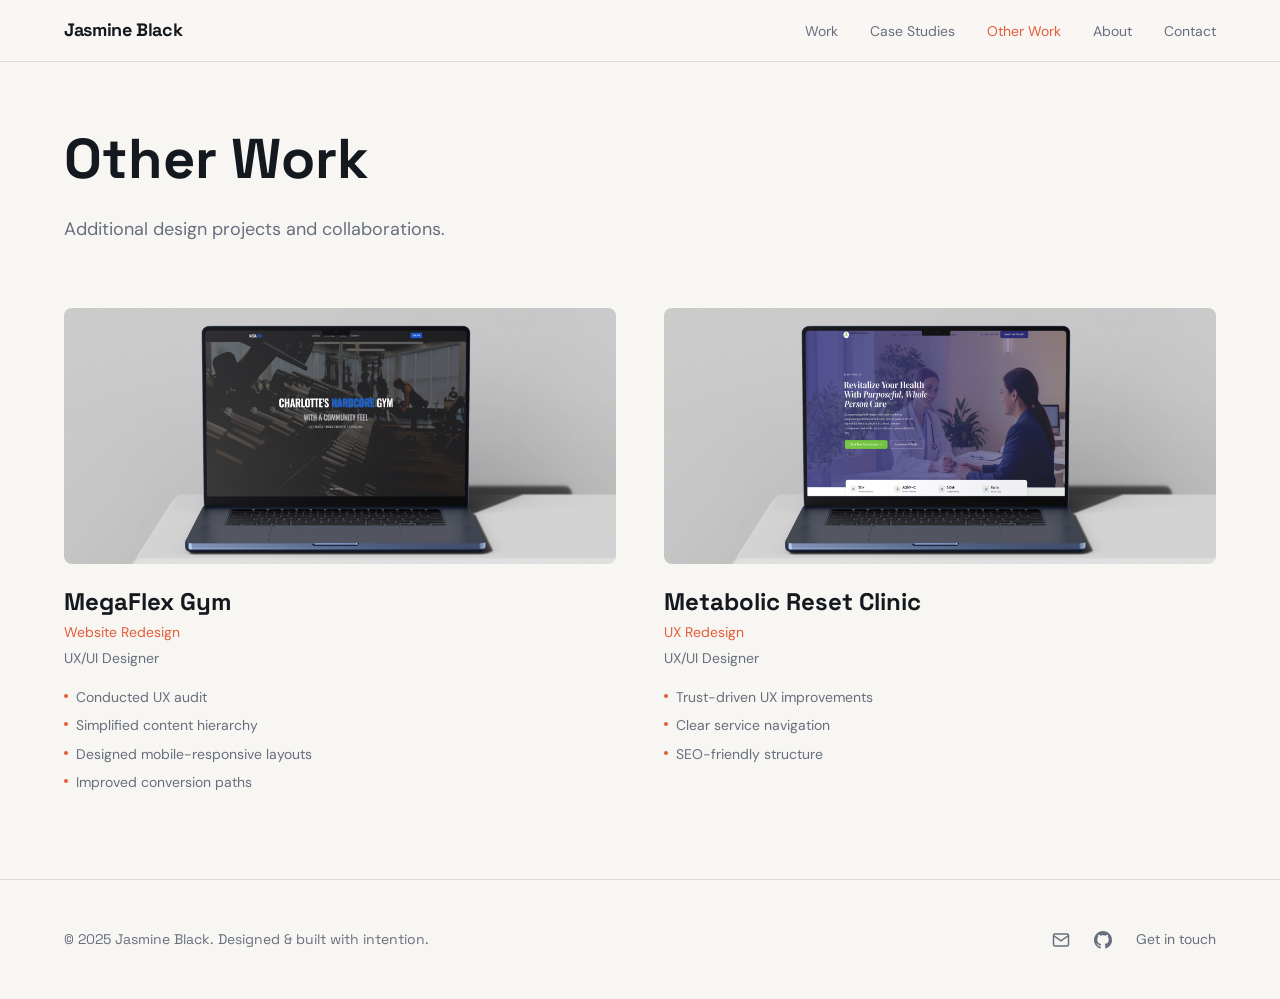
<file: pages/other-work.html>
<!DOCTYPE html>
<html lang="en">
<head>
  <meta charset="UTF-8">
  <meta name="viewport" content="width=device-width, initial-scale=1.0">
  <meta name="description" content="Other Work - Additional design projects and collaborations.">
  <title>Other Work | Jasmine Black</title>
  
  <link rel="stylesheet" href="../css/styles.css">
  <link rel="stylesheet" href="../css/pages.css">
  <link rel="icon" type="image/png" href="data:image/svg+xml,<svg xmlns='http://www.w3.org/2000/svg' viewBox='0 0 100 100'><text y='0.9em' font-size='90'>💼</text></svg>">
</head>
<body>
  <!-- SVG Icons -->
  <svg style="display: none;">
    <symbol id="icon-menu" viewBox="0 0 24 24" fill="none" stroke="currentColor" stroke-width="2">
      <line x1="3" y1="12" x2="21" y2="12"></line>
      <line x1="3" y1="6" x2="21" y2="6"></line>
      <line x1="3" y1="18" x2="21" y2="18"></line>
    </symbol>
    <symbol id="icon-x" viewBox="0 0 24 24" fill="none" stroke="currentColor" stroke-width="2">
      <line x1="18" y1="6" x2="6" y2="18"></line>
      <line x1="6" y1="6" x2="18" y2="18"></line>
    </symbol>
    <symbol id="icon-mail" viewBox="0 0 24 24" fill="none" stroke="currentColor" stroke-width="2">
      <path d="M4 4h16c1.1 0 2 .9 2 2v12c0 1.1-.9 2-2 2H4c-1.1 0-2-.9-2-2V6c0-1.1.9-2 2-2z"></path>
      <polyline points="22,6 12,13 2,6"></polyline>
    </symbol>
    <symbol id="icon-github" viewBox="0 0 24 24" fill="currentColor">
      <path d="M12 0c-6.626 0-12 5.373-12 12 0 5.302 3.438 9.8 8.207 11.387.599.111.793-.261.793-.577v-2.234c-3.338.726-4.033-1.416-4.033-1.416-.546-1.387-1.333-1.756-1.333-1.756-1.089-.745.083-.729.083-.729 1.205.084 1.839 1.237 1.839 1.237 1.07 1.834 2.807 1.304 3.492.997.107-.775.418-1.305.762-1.604-2.665-.305-5.467-1.334-5.467-5.931 0-1.311.469-2.381 1.236-3.221-.124-.303-.535-1.524.117-3.176 0 0 1.008-.322 3.301 1.23.957-.266 1.983-.399 3.003-.404 1.02.005 2.047.138 3.006.404 2.291-1.552 3.297-1.23 3.297-1.23.653 1.653.242 2.874.118 3.176.77.84 1.235 1.911 1.235 3.221 0 4.609-2.807 5.624-5.479 5.921.43.372.823 1.102.823 2.222v3.293c0 .319.192.694.801.576 4.765-1.589 8.199-6.086 8.199-11.386 0-6.627-5.373-12-12-12z"/>
    </symbol>
  </svg>

  <!-- Navigation -->
  <nav class="navbar">
    <div class="navbar-container">
      <a href="../index.html" class="navbar-logo">Jasmine Black</a>
      
      <ul class="navbar-menu">
        <li><a href="../index.html" class="navbar-link">Work</a></li>
        <li><a href="case-studies.html" class="navbar-link">Case Studies</a></li>
        <li><a href="other-work.html" class="navbar-link">Other Work</a></li>
        <li><a href="about.html" class="navbar-link">About</a></li>
        <li><a href="contact.html" class="navbar-link">Contact</a></li>
      </ul>
      
      <button class="menu-toggle" aria-label="Toggle menu">
        <svg width="24" height="24"><use href="#icon-menu"></use></svg>
      </button>
    </div>
    
    <div class="mobile-menu">
      <ul class="mobile-menu-list">
        <li><a href="../index.html" class="navbar-link">Work</a></li>
        <li><a href="case-studies.html" class="navbar-link">Case Studies</a></li>
        <li><a href="other-work.html" class="navbar-link">Other Work</a></li>
        <li><a href="about.html" class="navbar-link">About</a></li>
        <li><a href="contact.html" class="navbar-link">Contact</a></li>
      </ul>
    </div>
  </nav>

  <!-- Main Content -->
  <main>
    <div class="container" style="padding-top: 8rem; padding-bottom: 5rem;">
      <div class="hero-content">
        <h1 class="hero-title">Other Work</h1>
        <p class="hero-description">Additional design projects and collaborations.</p>
      </div>
      
      <div class="other-work-grid">
        <!-- MegaFlex Gym -->
        <div class="work-item">
          <div class="work-item-image">
            <img src="../assets/images/megaflex-mockup.jpg" alt="MegaFlex Gym Website" loading="lazy">
          </div>
          <h2>MegaFlex Gym</h2>
          <p class="work-subtitle">Website Redesign</p>
          <p class="work-role">UX/UI Designer</p>
          <ul class="work-points">
            <li><span class="work-bullet"></span>Conducted UX audit</li>
            <li><span class="work-bullet"></span>Simplified content hierarchy</li>
            <li><span class="work-bullet"></span>Designed mobile-responsive layouts</li>
            <li><span class="work-bullet"></span>Improved conversion paths</li>
          </ul>
        </div>
        
        <!-- Metabolic Reset Clinic -->
        <div class="work-item">
          <div class="work-item-image">
            <img src="../assets/images/metabolic-mockup.jpg" alt="Metabolic Reset Clinic Website" loading="lazy">
          </div>
          <h2>Metabolic Reset Clinic</h2>
          <p class="work-subtitle">UX Redesign</p>
          <p class="work-role">UX/UI Designer</p>
          <ul class="work-points">
            <li><span class="work-bullet"></span>Trust-driven UX improvements</li>
            <li><span class="work-bullet"></span>Clear service navigation</li>
            <li><span class="work-bullet"></span>SEO-friendly structure</li>
          </ul>
        </div>
      </div>
    </div>
  </main>

  <!-- Footer -->
  <footer class="footer">
    <div class="footer-content">
      <div class="footer-text">
        © 2025 Jasmine Black. Designed & built with intention.
      </div>
      
      <div class="footer-links">
        <a href="mailto:jazzblackartist@gmail.com" class="footer-icon" aria-label="Email">
          <svg class="icon" width="18" height="18"><use href="#icon-mail"></use></svg>
        </a>
        <a href="https://github.com/jasmineblackdev" target="_blank" rel="noopener noreferrer" class="footer-icon" aria-label="GitHub">
          <svg class="icon" width="18" height="18"><use href="#icon-github"></use></svg>
        </a>
        <a href="contact.html" class="footer-link">Get in touch</a>
      </div>
    </div>
  </footer>

  <script src="../js/main.js"></script>
</body>
</html>
</file>
<file: css/styles.css>
/* =================================
   PORTFOLIO - JASMINE BLACK
   Design System & Global Styles
   ================================= */

/* Font Imports */
@import url('https://fonts.googleapis.com/css2?family=Space+Grotesk:wght@300;400;500;600;700&family=DM+Sans:ital,wght@0,300;0,400;0,500;0,600;1,400&display=swap');

/* CSS Custom Properties (Design Tokens) */
:root {
  /* Colors - Light Mode */
  --background: hsl(40, 30%, 96%);
  --foreground: hsl(220, 20%, 10%);
  --card: hsl(40, 20%, 98%);
  --card-foreground: hsl(220, 20%, 10%);
  --primary: hsl(220, 20%, 10%);
  --primary-foreground: hsl(40, 30%, 96%);
  --secondary: hsl(40, 15%, 90%);
  --secondary-foreground: hsl(220, 20%, 10%);
  --muted: hsl(40, 10%, 92%);
  --muted-foreground: hsl(220, 10%, 45%);
  --accent: hsl(12, 76%, 56%);
  --accent-foreground: hsl(0, 0%, 100%);
  --border: hsl(40, 15%, 85%);
  
  /* Typography */
  --font-display: 'Space Grotesk', sans-serif;
  --font-body: 'DM Sans', sans-serif;
  
  /* Spacing */
  --radius: 0.5rem;
  
  /* Transitions */
  --transition: all 0.3s ease;
}

/* Dark Mode Support */
@media (prefers-color-scheme: dark) {
  :root {
    --background: hsl(220, 20%, 7%);
    --foreground: hsl(40, 20%, 92%);
    --card: hsl(220, 18%, 10%);
    --card-foreground: hsl(40, 20%, 92%);
    --primary: hsl(40, 20%, 92%);
    --primary-foreground: hsl(220, 20%, 7%);
    --secondary: hsl(220, 15%, 15%);
    --secondary-foreground: hsl(40, 20%, 92%);
    --muted: hsl(220, 12%, 18%);
    --muted-foreground: hsl(220, 10%, 55%);
    --accent: hsl(12, 76%, 56%);
    --accent-foreground: hsl(0, 0%, 100%);
    --border: hsl(220, 12%, 18%);
  }
}

/* Reset & Base Styles */
* {
  margin: 0;
  padding: 0;
  box-sizing: border-box;
}

html {
  scroll-behavior: smooth;
}

body {
  font-family: var(--font-body);
  background-color: var(--background);
  color: var(--foreground);
  line-height: 1.6;
  -webkit-font-smoothing: antialiased;
  -moz-osx-font-smoothing: grayscale;
}

h1, h2, h3, h4, h5, h6 {
  font-family: var(--font-display);
  font-weight: 700;
  line-height: 1.2;
}

a {
  color: inherit;
  text-decoration: none;
  transition: var(--transition);
}

img {
  max-width: 100%;
  height: auto;
  display: block;
}

/* Typography Scale */
.text-xl { font-size: 1.25rem; }
.text-lg { font-size: 1.125rem; }
.text-base { font-size: 1rem; }
.text-sm { font-size: 0.875rem; }
.text-xs { font-size: 0.75rem; }

/* Utility Classes */
.container {
  max-width: 1200px;
  margin: 0 auto;
  padding: 0 1.5rem;
}

.section {
  padding: 6rem 0;
}

.section-alt {
  background-color: var(--secondary);
  opacity: 0.5;
}

/* Animations */
@keyframes fadeUp {
  from {
    opacity: 0;
    transform: translateY(30px);
  }
  to {
    opacity: 1;
    transform: translateY(0);
  }
}

@keyframes fadeIn {
  from {
    opacity: 0;
  }
  to {
    opacity: 1;
  }
}

.fade-up {
  animation: fadeUp 0.6s ease-out forwards;
}

.fade-in {
  animation: fadeIn 0.5s ease-out forwards;
}

/* Navigation */
.navbar {
  position: fixed;
  top: 0;
  left: 0;
  right: 0;
  z-index: 1000;
  background-color: rgba(249, 247, 243, 0.8);
  backdrop-filter: blur(12px);
  -webkit-backdrop-filter: blur(12px);
  border-bottom: 1px solid var(--border);
  transition: var(--transition);
}

@media (prefers-color-scheme: dark) {
  .navbar {
    background-color: rgba(18, 21, 27, 0.8);
  }
}

.navbar-container {
  max-width: 1200px;
  margin: 0 auto;
  padding: 1rem 1.5rem;
  display: flex;
  justify-content: space-between;
  align-items: center;
}

.navbar-logo {
  font-family: var(--font-display);
  font-size: 1.125rem;
  font-weight: 700;
  letter-spacing: -0.02em;
  color: var(--foreground);
}

.navbar-menu {
  display: flex;
  gap: 2rem;
  list-style: none;
}

.navbar-link {
  font-size: 0.875rem;
  font-family: var(--font-body);
  color: var(--muted-foreground);
  transition: color 0.2s ease;
}

.navbar-link:hover,
.navbar-link.active {
  color: var(--accent);
}

/* Mobile Menu Toggle */
.menu-toggle {
  display: none;
  background: none;
  border: none;
  color: var(--foreground);
  font-size: 1.5rem;
  cursor: pointer;
}

.mobile-menu {
  display: none;
  position: fixed;
  top: 65px;
  left: 0;
  right: 0;
  background-color: var(--background);
  border-bottom: 1px solid var(--border);
  padding: 1.5rem;
  z-index: 999;
}

.mobile-menu.active {
  display: block;
}

.mobile-menu-list {
  list-style: none;
  display: flex;
  flex-direction: column;
  gap: 1rem;
}

@media (max-width: 768px) {
  .navbar-menu {
    display: none;
  }
  
  .menu-toggle {
    display: block;
  }
}

/* Buttons */
.btn {
  display: inline-flex;
  align-items: center;
  gap: 0.5rem;
  padding: 0.75rem 1.5rem;
  font-family: var(--font-display);
  font-size: 0.875rem;
  font-weight: 500;
  border-radius: var(--radius);
  transition: var(--transition);
  cursor: pointer;
  border: none;
  text-decoration: none;
}

.btn-primary {
  background-color: var(--primary);
  color: var(--primary-foreground);
}

.btn-primary:hover {
  opacity: 0.9;
}

.btn-outline {
  background-color: transparent;
  color: var(--foreground);
  border: 1px solid var(--border);
}

.btn-outline:hover {
  background-color: var(--secondary);
}

/* Hero Section */
.hero {
  min-height: 90vh;
  display: flex;
  align-items: center;
  padding-top: 5rem;
}

.hero-grid {
  display: grid;
  grid-template-columns: 1fr;
  gap: 3rem;
  align-items: center;
}

@media (min-width: 768px) {
  .hero-grid {
    grid-template-columns: 1fr 1fr;
  }
}

.hero-content {
  animation: fadeUp 0.7s ease-out;
}

.hero-badge {
  font-size: 0.875rem;
  font-family: var(--font-body);
  color: var(--accent);
  font-weight: 500;
  text-transform: uppercase;
  letter-spacing: 0.05em;
  margin-bottom: 1rem;
}

.hero-title {
  font-size: clamp(2rem, 5vw, 3.5rem);
  line-height: 1.1;
  margin-bottom: 1.5rem;
  text-wrap: balance;
}

.hero-description {
  font-size: 1.125rem;
  color: var(--muted-foreground);
  line-height: 1.7;
  max-width: 32rem;
  margin-bottom: 2rem;
}

.hero-actions {
  display: flex;
  flex-wrap: wrap;
  gap: 1rem;
}

.hero-image {
  animation: fadeIn 0.8s ease-out 0.2s both;
}

.hero-image img {
  width: 100%;
  border-radius: var(--radius);
}

/* Card Grid */
.card-grid {
  display: grid;
  grid-template-columns: 1fr;
  gap: 2rem;
}

@media (min-width: 768px) {
  .card-grid {
    grid-template-columns: repeat(2, 1fr);
  }
}

@media (min-width: 1024px) {
  .card-grid {
    grid-template-columns: repeat(3, 1fr);
  }
}

/* Case Study Card */
.case-study-card {
  opacity: 0;
  animation: fadeUp 0.6s ease-out forwards;
  cursor: pointer;
}

.case-study-card:nth-child(1) { animation-delay: 0s; }
.case-study-card:nth-child(2) { animation-delay: 0.15s; }
.case-study-card:nth-child(3) { animation-delay: 0.3s; }

.card-image-wrapper {
  overflow: hidden;
  border-radius: var(--radius);
  background-color: var(--secondary);
  margin-bottom: 1rem;
}

.card-image {
  width: 100%;
  height: 320px;
  object-fit: cover;
  transition: transform 0.5s ease;
}

.case-study-card:hover .card-image {
  transform: scale(1.05);
}

.card-content {
  display: flex;
  justify-content: space-between;
  gap: 1rem;
}

.card-info h3 {
  font-size: 1.25rem;
  color: var(--foreground);
  margin-bottom: 0.25rem;
  transition: color 0.2s ease;
}

.case-study-card:hover h3 {
  color: var(--accent);
}

.card-info p {
  font-size: 0.875rem;
  color: var(--muted-foreground);
  margin-top: 0.25rem;
}

.card-meta {
  text-align: right;
  flex-shrink: 0;
}

.card-meta p {
  font-size: 0.75rem;
  color: var(--muted-foreground);
}

/* Skills & Tools */
.skills-grid {
  display: grid;
  grid-template-columns: 1fr;
  gap: 3rem;
}

@media (min-width: 768px) {
  .skills-grid {
    grid-template-columns: repeat(2, 1fr);
  }
}

.skill-category h3 {
  font-family: var(--font-display);
  font-size: 0.875rem;
  font-weight: 600;
  color: var(--accent);
  text-transform: uppercase;
  letter-spacing: 0.05em;
  margin-bottom: 1rem;
}

.skill-tags {
  display: flex;
  flex-wrap: wrap;
  gap: 0.5rem;
}

.skill-tag {
  padding: 0.375rem 0.75rem;
  font-size: 0.875rem;
  font-family: var(--font-body);
  background-color: var(--card);
  border: 1px solid var(--border);
  border-radius: 9999px;
  color: var(--foreground);
}

/* Footer */
.footer {
  border-top: 1px solid var(--border);
  background-color: var(--background);
  padding: 3rem 0;
}

.footer-content {
  max-width: 1200px;
  margin: 0 auto;
  padding: 0 1.5rem;
  display: flex;
  flex-direction: column;
  align-items: center;
  gap: 1.5rem;
}

@media (min-width: 768px) {
  .footer-content {
    flex-direction: row;
    justify-content: space-between;
  }
}

.footer-text {
  font-family: var(--font-display);
  font-size: 0.875rem;
  color: var(--muted-foreground);
}

.footer-links {
  display: flex;
  align-items: center;
  gap: 1.5rem;
}

.footer-icon {
  color: var(--muted-foreground);
  transition: color 0.2s ease;
  display: flex;
  align-items: center;
}

.footer-icon:hover {
  color: var(--accent);
}

.footer-link {
  font-size: 0.875rem;
  color: var(--muted-foreground);
  font-family: var(--font-body);
  transition: color 0.2s ease;
}

.footer-link:hover {
  color: var(--accent);
}

/* Icon styling */
.icon {
  width: 18px;
  height: 18px;
}

/* Section Headers */
.section-header {
  margin-bottom: 3rem;
}

.section-title {
  font-size: clamp(1.875rem, 4vw, 3rem);
  font-weight: 700;
  margin-bottom: 0.5rem;
}

.section-subtitle {
  color: var(--muted-foreground);
  font-family: var(--font-body);
  margin-top: 0.5rem;
}

/* Feature Cards */
.feature-grid {
  display: grid;
  grid-template-columns: 1fr;
  gap: 2rem;
}

@media (min-width: 768px) {
  .feature-grid {
    grid-template-columns: repeat(3, 1fr);
  }
}

.feature-card {
  padding: 1.5rem;
  border-radius: var(--radius);
  border: 1px solid var(--border);
  background-color: var(--card);
  opacity: 0;
  animation: fadeUp 0.6s ease-out forwards;
}

.feature-card:nth-child(1) { animation-delay: 0s; }
.feature-card:nth-child(2) { animation-delay: 0.1s; }
.feature-card:nth-child(3) { animation-delay: 0.2s; }

.feature-card h3 {
  font-size: 1.125rem;
  margin-bottom: 0.5rem;
}

.feature-card p {
  font-size: 0.875rem;
  color: var(--muted-foreground);
  line-height: 1.6;
}

/* Credibility Section */
.credibility-grid {
  display: grid;
  grid-template-columns: 1fr;
  gap: 2rem;
  text-align: center;
}

@media (min-width: 768px) {
  .credibility-grid {
    grid-template-columns: repeat(3, 1fr);
  }
}

.credibility-item {
  opacity: 0;
  animation: fadeUp 0.6s ease-out forwards;
}

.credibility-item:nth-child(1) { animation-delay: 0s; }
.credibility-item:nth-child(2) { animation-delay: 0.1s; }
.credibility-item:nth-child(3) { animation-delay: 0.2s; }

.credibility-item h3 {
  font-size: 1.25rem;
  margin-bottom: 0.5rem;
}

.credibility-item p {
  font-size: 0.875rem;
  color: var(--muted-foreground);
}

/* Loading States */
.loading {
  opacity: 0;
}

.loaded {
  animation: fadeIn 0.5s ease-out forwards;
}
</file>
<file: css/pages.css>
/* Case Study Detail Page Styles */

.case-study-hero {
  padding: 8rem 0 5rem;
}

.back-link {
  display: inline-flex;
  align-items: center;
  gap: 0.25rem;
  font-size: 0.875rem;
  color: var(--muted-foreground);
  margin-bottom: 2rem;
  transition: color 0.2s ease;
}

.back-link:hover {
  color: var(--accent);
}

.case-study-header {
  animation: fadeUp 0.6s ease-out;
}

.case-study-header h1 {
  font-size: clamp(2.5rem, 5vw, 3.5rem);
  margin-bottom: 0.75rem;
}

.case-study-tagline {
  font-size: 1.25rem;
  color: var(--muted-foreground);
  margin-top: 0.75rem;
}

.case-study-meta {
  display: flex;
  gap: 1.5rem;
  margin-top: 1.5rem;
  font-size: 0.875rem;
  color: var(--muted-foreground);
}

.case-study-meta strong {
  color: var(--foreground);
}

.case-study-image-container {
  max-width: 1280px;
  margin: 0 auto;
  padding: 0 1.5rem;
  animation: fadeIn 0.7s ease-out 0.2s both;
}

.case-study-image-container img {
  width: 100%;
  border-radius: var(--radius);
  background-color: var(--secondary);
}

.case-study-content {
  max-width: 800px;
  margin: 0 auto;
  padding: 5rem 1.5rem;
}

.content-section {
  margin-bottom: 4rem;
}

.content-section h2 {
  font-size: 2rem;
  margin-bottom: 1rem;
}

.content-section p {
  color: var(--muted-foreground);
  line-height: 1.7;
}

.content-list {
  list-style: none;
  padding: 0;
}

.content-list li {
  display: flex;
  align-items: flex-start;
  gap: 0.75rem;
  color: var(--muted-foreground);
  margin-bottom: 0.5rem;
}

.list-bullet {
  width: 6px;
  height: 6px;
  border-radius: 50%;
  background-color: var(--accent);
  margin-top: 0.5rem;
  flex-shrink: 0;
}

.next-case-study {
  padding-top: 2rem;
  border-top: 1px solid var(--border);
  margin-top: 2rem;
}

.next-case-study-link {
  display: flex;
  align-items: center;
  justify-content: space-between;
  transition: var(--transition);
  padding: 1rem 0;
}

.next-case-study-link:hover .next-case-title {
  color: var(--accent);
}

.next-case-label {
  font-size: 0.875rem;
  color: var(--muted-foreground);
  margin-bottom: 0.25rem;
}

.next-case-title {
  font-size: 1.25rem;
  font-weight: 600;
  transition: color 0.2s ease;
}

.next-arrow {
  color: var(--muted-foreground);
  transition: color 0.2s ease;
  width: 20px;
  height: 20px;
}

.next-case-study-link:hover .next-arrow {
  color: var(--accent);
}

/* Other Work Page */
.other-work-grid {
  display: grid;
  grid-template-columns: 1fr;
  gap: 3rem;
  margin-top: 4rem;
}

@media (min-width: 768px) {
  .other-work-grid {
    grid-template-columns: repeat(2, 1fr);
  }
}

.work-item {
  opacity: 0;
  animation: fadeUp 0.6s ease-out forwards;
}

.work-item:nth-child(1) { animation-delay: 0s; }
.work-item:nth-child(2) { animation-delay: 0.15s; }

.work-item-image {
  overflow: hidden;
  border-radius: var(--radius);
  background-color: var(--secondary);
  margin-bottom: 1.5rem;
}

.work-item-image img {
  width: 100%;
  height: 16rem;
  object-fit: cover;
}

.work-item h2 {
  font-size: 1.5rem;
  margin-bottom: 0.25rem;
}

.work-subtitle {
  font-size: 0.875rem;
  color: var(--accent);
  margin-top: 0.25rem;
}

.work-role {
  font-size: 0.875rem;
  color: var(--muted-foreground);
  margin-top: 0.25rem;
}

.work-points {
  list-style: none;
  margin-top: 1rem;
}

.work-points li {
  display: flex;
  align-items: flex-start;
  gap: 0.5rem;
  font-size: 0.875rem;
  color: var(--muted-foreground);
  margin-bottom: 0.375rem;
}

.work-bullet {
  width: 4px;
  height: 4px;
  border-radius: 50%;
  background-color: var(--accent);
  margin-top: 0.5rem;
  flex-shrink: 0;
}

/* About Page */
.about-content {
  max-width: 1024px;
  margin: 0 auto;
  padding: 8rem 1.5rem 5rem;
}

.about-section {
  margin-top: 3rem;
  animation: fadeUp 0.6s ease-out forwards;
}

.about-section:nth-child(1) { animation-delay: 0s; }
.about-section:nth-child(2) { animation-delay: 0.15s; }
.about-section:nth-child(3) { animation-delay: 0.3s; }

.about-section h2 {
  font-size: 1.5rem;
  margin-bottom: 1rem;
}

.about-section p {
  color: var(--muted-foreground);
  line-height: 1.7;
}

.about-grid {
  display: grid;
  grid-template-columns: 1fr;
  gap: 1rem;
  margin-top: 1rem;
}

@media (min-width: 768px) {
  .about-grid {
    grid-template-columns: repeat(2, 1fr);
  }
}

.about-item {
  display: flex;
  align-items: flex-start;
  gap: 0.5rem;
  font-size: 0.875rem;
  color: var(--muted-foreground);
}

.about-bullet {
  width: 6px;
  height: 6px;
  border-radius: 50%;
  background-color: var(--accent);
  margin-top: 0.375rem;
  flex-shrink: 0;
}

.download-section {
  padding-top: 1rem;
}

/* Contact Page */
.contact-content {
  max-width: 1024px;
  margin: 0 auto;
  padding: 8rem 1.5rem 5rem;
}

.contact-intro {
  animation: fadeUp 0.6s ease-out;
}

.contact-intro h1 {
  font-size: clamp(2.5rem, 5vw, 3.5rem);
  margin-bottom: 0.75rem;
}

.contact-intro p {
  font-size: 1.125rem;
  color: var(--muted-foreground);
  max-width: 32rem;
  margin-top: 0.75rem;
}

.contact-list {
  margin-top: 4rem;
  display: flex;
  flex-direction: column;
  gap: 1.5rem;
}

.contact-item {
  display: flex;
  align-items: center;
  gap: 1rem;
  padding: 1.5rem;
  border-radius: var(--radius);
  border: 1px solid var(--border);
  background-color: var(--card);
  transition: border-color 0.2s ease;
  opacity: 0;
  animation: fadeUp 0.6s ease-out forwards;
}

.contact-item:nth-child(1) { animation-delay: 0.15s; }
.contact-item:nth-child(2) { animation-delay: 0.25s; }
.contact-item:nth-child(3) { animation-delay: 0.35s; }

.contact-item:hover {
  border-color: var(--accent);
}

.contact-icon {
  width: 24px;
  height: 24px;
  color: var(--muted-foreground);
  flex-shrink: 0;
  transition: color 0.2s ease;
}

.contact-item:hover .contact-icon {
  color: var(--accent);
}

.contact-info {
  flex: 1;
}

.contact-label {
  font-family: var(--font-display);
  font-size: 0.875rem;
  font-weight: 600;
  color: var(--foreground);
}

.contact-value {
  font-size: 0.875rem;
  color: var(--muted-foreground);
  margin-top: 0.125rem;
}
</file>
